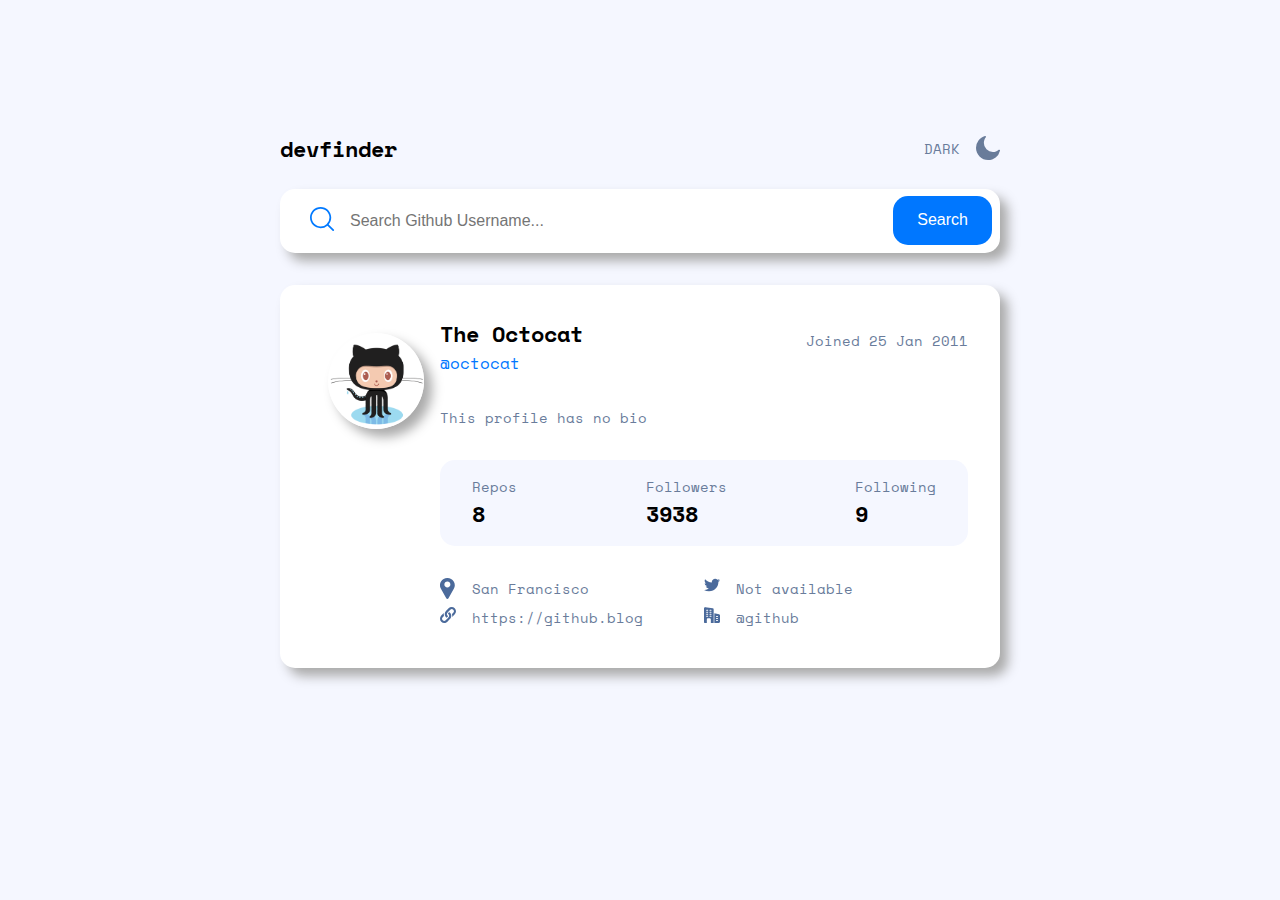
<file: index.html>
<!DOCTYPE html>
<html lang="en">
<head>
  <meta charset="UTF-8">
  <meta name="viewport" content="width=device-width, initial-scale=1.0">

  <link rel="icon" type="image/png" sizes="32x32" href="./assets/favicon-32x32.png">

   <!-- Google fonts -->
   <link href="https://fonts.googleapis.com/css2?family=Space+Mono&display=swap" rel="stylesheet">    

   <!-- font awesome -->
   <link rel="stylesheet" href="https://cdnjs.cloudflare.com/ajax/libs/font-awesome/6.0.0/css/all.min.css" integrity="sha512-9usAa10IRO0HhonpyAIVpjrylPvoDwiPUiKdWk5t3PyolY1cOd4DSE0Ga+ri4AuTroPR5aQvXU9xC6qOPnzFeg==" crossorigin="anonymous" referrerpolicy="no-referrer" />
   
   <!-- css link -->
   <link rel="stylesheet" href="index.css">
  
  <title>Frontend Mentor | GitHub user search app</title>
</head>
<body>

<section class="container">

  <header class="header-section">
    <h1 class="fs-500 ff-serif fs-bold">devfinder</h1> 

    <div class="switch-container">
      <h4 class="fs-200 ff-serif profil-bio uppercase switch-text   ">dark</h4>
      <i></i>
    </div>
  </header>

  <main class="main-section">
      <section class="section-search">
        <form id="git-user-form" class="fg--search-light">
          <img src="./starter-code/assets/icon-search.svg" alt="">
          <input type="text" class="input" placeholder="Search Github Username...">
          <p class="no-res">No results</p>
          <button type="submit">Search</button>
      </form> 
      </section>

      <section class="results">
        <img src="./starter-code/assets/profile.png"  alt="" class="img-profile">
        
        <section class="results-text">
          <article class="results__profil-pres">
            <div class="profil-first">
              <h1 class="fs-500 ff-serif fs-bold profil-title">The Octocat</h1> 
              <h3 class="fs-300 ff-serif text-blue profil-email">@octocat</h3>
            </div>
            <h4 class="fs-200 ff-serif results__joined-date   ">Joined 25 Jan 2011</h4>
          </article>

          <h4 class="fs-200 ff-serif profil-bio   ">This profile has no bio</h4>
          

          <div class="detail-block">
            
              <div class="repo-cont">
                <h4 class="fs-200 ff-serif repo-title   ">Repos</h4>
                <h1 class="fs-500 ff-serif fs-bold profil-title repo-num">8</h1> 
              </div>
              <div class="follower-cont">
                <h4 class="fs-200 ff-serif follower-title   ">Followers</h4>
                <h1 class="fs-500 ff-serif fs-bold profil-title follower-num">3938</h1> 
              </div>
              <div class="following-cont">
                <h4 class="fs-200 ff-serif following-title   ">Following</h4>
                <h1 class="fs-500 ff-serif fs-bold profil-title following-num">9</h1> 
              </div>
            
          </div>

          <div class="social-cont">
            <div class="location">
              
              <i></i>
              <h4 class="fs-200 ff-serif location-title   ">San Francisco</h4>
            </div>
            <div class="twitter">
              <i></i>
              <h4 class="fs-200 ff-serif twitter-title   ">Not available</h4>
            </div>
            <div class="link">
              <i></i>
              <h4 class="fs-200 ff-serif website-title   ">https://github.blog</h4>
            </div>
            <div class="company">
              <i></i>
              <h4 class="fs-200 ff-serif company-title   ">@github</h4>
            </div>
          </div>
          </section>
      </section>
    </main>

</section>


</body>
<script src="app.js"></script>
</html>
</file>
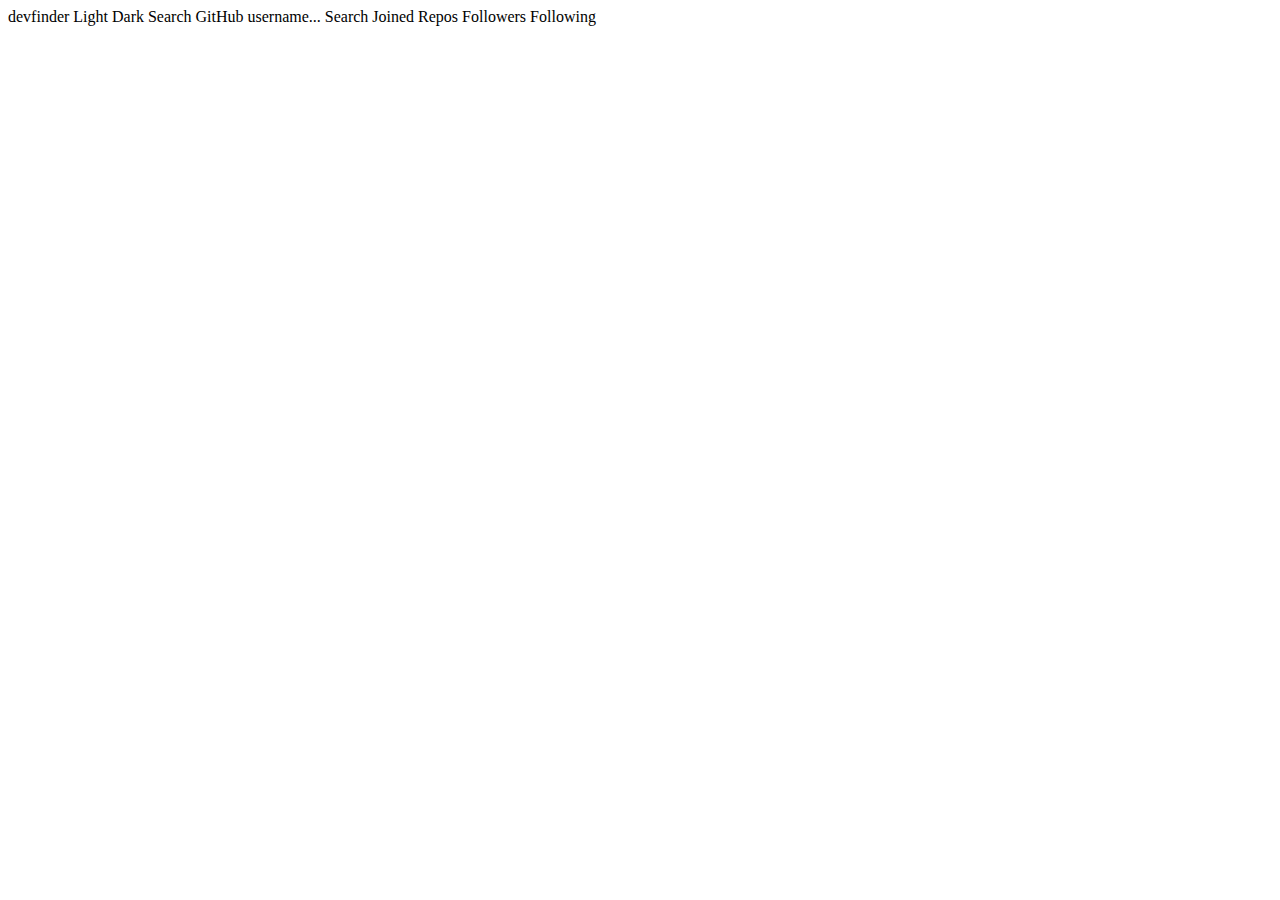
<file: starter-code/index.html>
<!DOCTYPE html>
<html lang="en">
<head>
  <meta charset="UTF-8">
  <meta name="viewport" content="width=device-width, initial-scale=1.0">

  <link rel="icon" type="image/png" sizes="32x32" href="./assets/favicon-32x32.png">
  
  <title>Frontend Mentor | GitHub user search app</title>
</head>
<body>

  devfinder

  Light
  Dark

  Search GitHub username...
  Search

  Joined

  Repos
  Followers
  Following

</body>
</html>
</file>
<file: index.css>
@import url("./design.css");

body{
    background: hsl(var(--clr-light));
}

h4{
    color: hsl( var(--clr-grey-light));
}

.container{
    display: flex;
    align-items: center;
    justify-content: center;
    flex-direction: column;
    width :70rem;
    height: 50rem;
}

/* header */

.header-section{
    display: flex;
    align-items: center;
    justify-content: space-between;
    width: 45rem;
    margin-bottom: 1.5rem;
    color: var(--clr-grey-light);
}

.switch-container{
    display: flex;
    gap: 1rem;
    align-items: center;
    justify-content: center;
}



.switch-container i{
    background-image: url('./starter-code/assets/icon-moon.svg');
    width: 1.5rem;
    height: 1.5rem;
    background-size: contain;
    background-repeat: no-repeat;
    cursor: pointer;
}


/* main section */

.section-search{
    margin-bottom: 2rem;
}

.results{
    background: hsl(var(--clr-white));
    border-radius: 15px;
    box-shadow: 8px 8px 12px #aaa;
    padding: 2rem;
    display: flex;
    max-width: 45rem;
}

.results .img-profile{
    width: 6rem; 
    height: 6rem;
    margin-right: 2rem;
    border-radius: 50px;
    box-shadow: 8px 8px 12px #aaa;
    margin: 1rem;
}

.results .results__joined-date {
    margin-top: 0.8rem;
}

.results__profil-pres{
    display: flex;
    align-items: flex-start;
    justify-content: space-between;
    gap: 5rem;
    margin-bottom: 2rem;
}

    /* détail bloc */

.detail-block{
    display: flex;
    flex-direction: row;
    width: 100%;
    justify-content: space-between;
    background: hsl(var(--clr-light));
    margin: 2rem 0;
    padding: 1rem 2rem;
    border-radius: 15px;
}

    /* social */

.social-cont{
    display: flex;
    flex-direction: row;
    flex-wrap: wrap;
}

.social-cont > div{
    width: 50%;
    display: flex;
    gap: 1rem;
    margin-bottom: 0.5rem;
}

.location i {
    background-image: url("./starter-code/assets/icon-location.svg");
    width: 1rem;
    
    background-size: contain;
    background-repeat: no-repeat;
}

.twitter i {
    background-image: url("./starter-code/assets/icon-twitter.svg");
    width: 1rem;
    
    background-size: contain;
    background-repeat: no-repeat;
} 

.link i {
    background-image: url("./starter-code/assets/icon-website.svg");
    width: 1rem;
    
    background-size: contain;
    background-repeat: no-repeat;
}

.company i {
    background-image: url("./starter-code/assets/icon-company.svg");
    width: 1rem;
    
    background-size: contain;
    background-repeat: no-repeat;
}

/* no results */


.no-res{
    display: none;
}

/* dark theme */



body.dark-theme{
    background: hsl( var(--clr-dark-dark) );
    color: white;

}

h4.dark-theme{
    color: white;
    
}


.results.dark-theme{
    background: hsl(var(--clr-dark-blue-dark));
    color:white;
}

.detail-block.dark-theme{
    background: hsl( var(--clr-dark-dark) );
}

.switch-container i.dark-theme{
    background-image: url("./starter-code/assets/icon-sun.svg");
}

.social-cont i.dark-theme{
    color-scheme: white;
}
</file>
